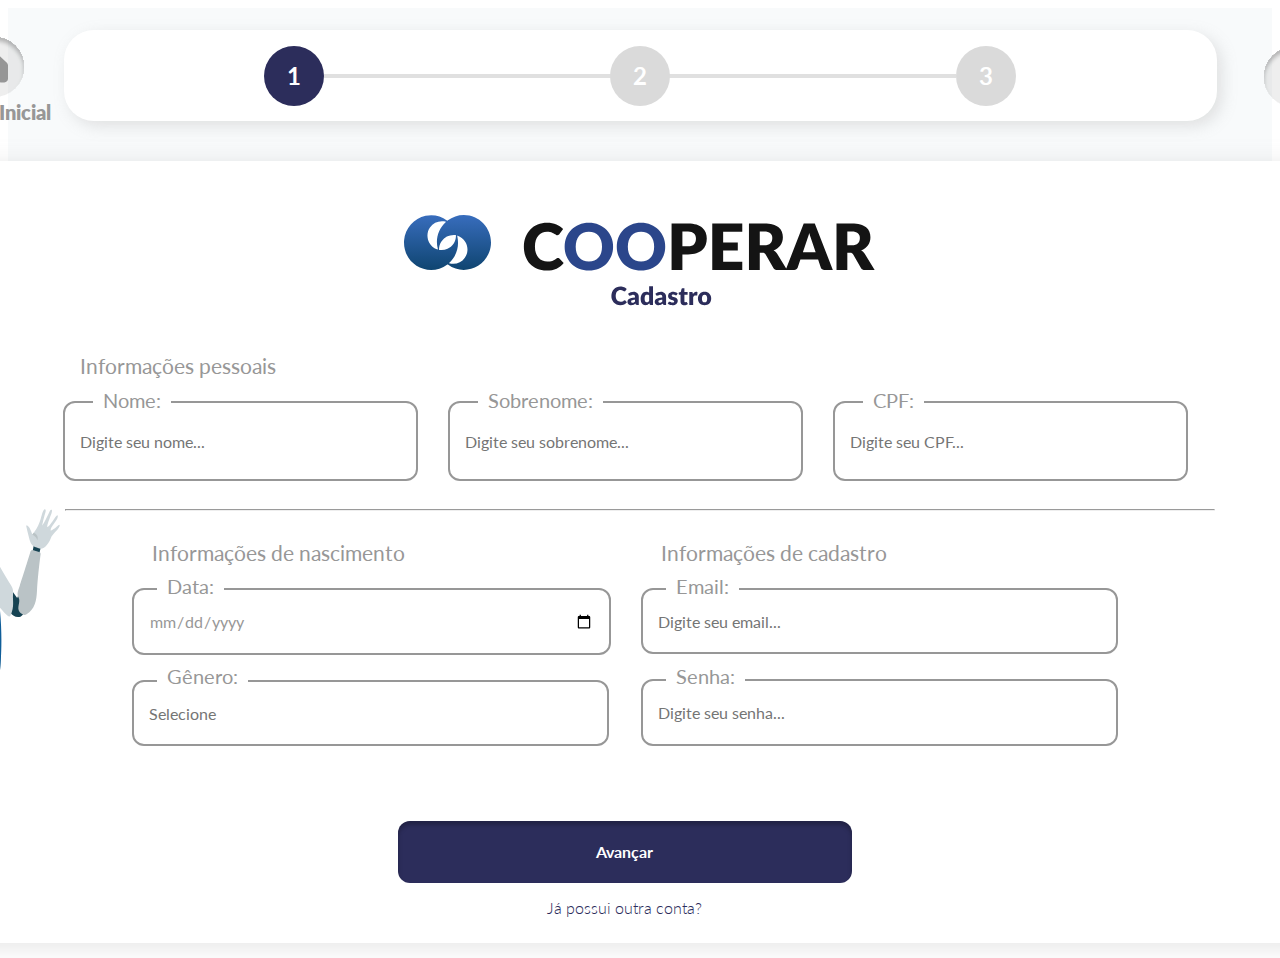
<file: pages/cadastro-01.html>
<!DOCTYPE html>
<html lang="en">
  <head>
    <meta charset="UTF-8" />
    <meta name="viewport" content="width=device-width, initial-scale=1.0" />
    <title>Document</title>
    <link rel="stylesheet" href="../css/cadastro-01.css" />
    <link rel="shortcut icon" type="imagex/png" href="../img/Logo.svg">
    <!-- link da 700 -->
    <link rel="preconnect" href="https://fonts.googleapis.com" />
    <link rel="preconnect" href="https://fonts.gstatic.com" crossorigin />
    <link
      href="https://fonts.googleapis.com/css2?family=Lato:wght@700;900&display=swap"
      rel="stylesheet"
    />
    <!-- link da 900 -->
    <link rel="preconnect" href="https://fonts.googleapis.com" />
    <link rel="preconnect" href="https://fonts.gstatic.com" crossorigin />
    <link
      href="https://fonts.googleapis.com/css2?family=Lato:wght@700;900&display=swap"
      rel="stylesheet"
    />
    <!-- link da 100 -->
    <link rel="preconnect" href="https://fonts.googleapis.com" />
    <link rel="preconnect" href="https://fonts.gstatic.com" crossorigin />
    <link
      href="https://fonts.googleapis.com/css2?family=Lato:wght@100;700;900&display=swap"
      rel="stylesheet"
    />
    <!-- link da 300 -->
    <link rel="preconnect" href="https://fonts.googleapis.com" />
    <link rel="preconnect" href="https://fonts.gstatic.com" crossorigin />
    <link
      href="https://fonts.googleapis.com/css2?family=Lato:wght@100;300;700;900&display=swap"
      rel="stylesheet"
    />
    <!-- link da 400 -->
    <link rel="preconnect" href="https://fonts.googleapis.com" />
    <link rel="preconnect" href="https://fonts.gstatic.com" crossorigin />
    <link
      href="https://fonts.googleapis.com/css2?family=Lato:wght@100;300;400;700;900&display=swap"
      rel="stylesheet"
    />
  </head>
  <body>
    <div class="main">
    <header class="box-barra-superior">
        <a href="/index.html" class="voltar">
            <img src="/img/Botão home.svg" alt="" class="img-voltar">
            <span id="voltar-inicio">Página Inicial</span>
        </a>
        <a href="/pages/cadastro-02.html" class="botao-avancar">
          <img src="/img/botão avançar.svg" alt="" class="img-avancar">
      </a>
      <navbar id="barra-superior">
        <div class="linha"> </div>
        <div class="box-bolinhas">
          <div id="bolinha1">
            <div id="numero1">1</div>
          </div>
          <div id="bolinha2">
            <div id="numero2">2</div>
          </div>
          <div id="bolinha3">
            <div id="numero3">3</div>
          </div>
        </div>
      </navbar>
    </header>

    <main class="box-cadastro">
      <div class="cadastro">
        <div class="box-logo-cadastro">
          <img id="logo" src="../img/Group 7045.svg" alt="" />
        </div>

        <div class="box-infomacoes-pessoais">
          <section class="info-básicas">
            <p class="title1">Informações pessoais</p>
            <form id="form1" class="info1">
              <div class="name">
                <label for="Nome" id="nome">Nome:</label>
                <input type="text" id="imput-nome" placeholder="Digite seu nome..."
                />
              </div>
              <div class="second-name">
                <label for="Sobrenome" id="sobrenome">Sobrenome:</label>
                <input type="text" id="imput-sobrenome" placeholder="Digite seu sobrenome..."
                />
              </div>
              <div class="cpf">
                <label for="CPF" id="cpf">CPF:</label>
                <input type="text" id="imput-cpf" placeholder="Digite seu CPF..."
                />
              </div>
            </form>
            
          </section>

          <hr/>

          <div class="info-cadas-nasc">
            <section class="info-nascimentos">
              <form id="form2" class="info2">

                <div class="date">
                  <p class="title2">Informações de nascimento</p>
                  <label for="Data" id="data">Data:</label>
                  <input type="date" id="imput-nascimento" name="nascimento"/>

                  <label for="genero" id="label-genero">Gênero:</label>
                  <input list="genero" id="imput-genero" placeholder="Selecione"/>

                      <datalist id="genero">
                        <option value="Masculino">
                        <option value="Feminino">
                      </datalist>
                  
                </div>
              </form>
            </section>
            <section class="info-cadastro">
              <form id="form3" class="info3">
                <div class="email">
                  <p class="title3">Informações de cadastro</p>
                  <label for="Email" id="email">Email:</label>
                  <input type="text" id="imput-email" placeholder="Digite seu email..."
                  />

                  <label for="Senha" id="senha">Senha:</label>
                  <input type="password" id="imput-senha" placeholder="Digite seu senha..."
                  />
                </div>
              </form>
            </section>
          </div>

          <section class="box-botao">
            <div class="button-link">
              <a href="./cadastro-02.html" id="botaoavancar">Avançar</a>
              <a id="redirect-login" href="../pages/login-01.html">Já possui outra conta?</a>
            </div>
          </section>
        </div>
      </div>
      <img src="/img/Group.svg" class="mocarobotica" alt="" />
    </main>

    <script src="../js/cadastro-01.js"></script>
    </div>

  </body>
</html>
</file>
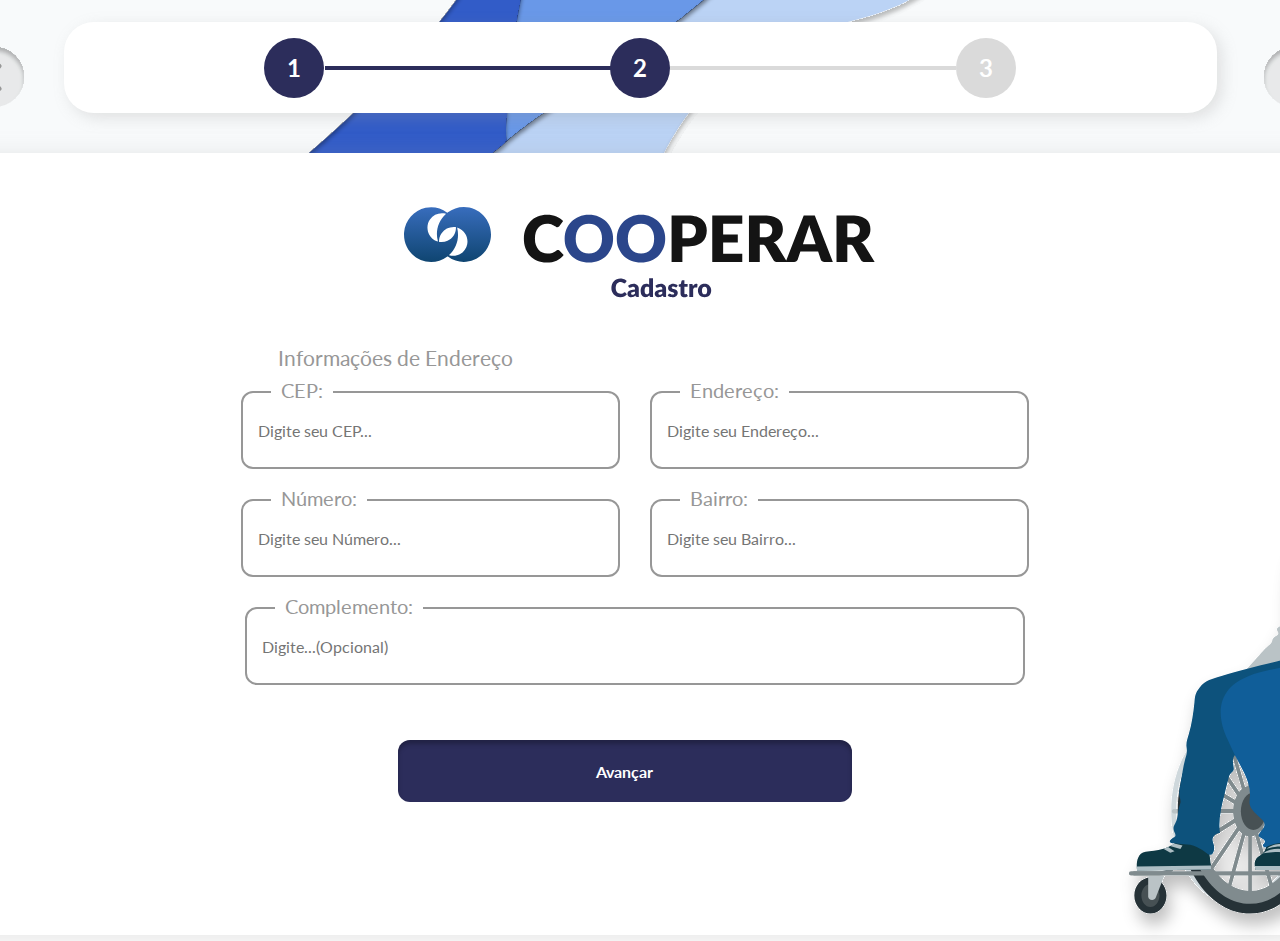
<file: pages/cadastro-02.html>
<!DOCTYPE html>
<html lang="en">
  <head>
    <meta charset="UTF-8" />
    <meta name="viewport" content="width=device-width, initial-scale=1.0" />
    <title>Document</title>
    <link rel="stylesheet" href="../css/cadastro-02.css" />
    <link rel="shortcut icon" type="imagex/png" href="../img/Logo.svg">
    <!-- link da 700 -->
    <link rel="preconnect" href="https://fonts.googleapis.com" />
    <link rel="preconnect" href="https://fonts.gstatic.com" crossorigin />
    <link
      href="https://fonts.googleapis.com/css2?family=Lato:wght@700;900&display=swap"
      rel="stylesheet"
    />
    <!-- link da 900 -->
    <link rel="preconnect" href="https://fonts.googleapis.com" />
    <link rel="preconnect" href="https://fonts.gstatic.com" crossorigin />
    <link
      href="https://fonts.googleapis.com/css2?family=Lato:wght@700;900&display=swap"
      rel="stylesheet"
    />
    <!-- link da 100 -->
    <link rel="preconnect" href="https://fonts.googleapis.com" />
    <link rel="preconnect" href="https://fonts.gstatic.com" crossorigin />
    <link
      href="https://fonts.googleapis.com/css2?family=Lato:wght@100;700;900&display=swap"
      rel="stylesheet"
    />
    <!-- link da 300 -->
    <link rel="preconnect" href="https://fonts.googleapis.com" />
    <link rel="preconnect" href="https://fonts.gstatic.com" crossorigin />
    <link
      href="https://fonts.googleapis.com/css2?family=Lato:wght@100;300;700;900&display=swap"
      rel="stylesheet"
    />
    <!-- link da 400 -->
    <link rel="preconnect" href="https://fonts.googleapis.com" />
    <link rel="preconnect" href="https://fonts.gstatic.com" crossorigin />
    <link
      href="https://fonts.googleapis.com/css2?family=Lato:wght@100;300;400;700;900&display=swap"
      rel="stylesheet"
    />
  



</head>
  <body>
    <div class="main">
    <header class="box-barra-superior">
        <a href="/pages/cadastro-01.html" class="voltar">
            <img src="/img/botão voltar.svg" alt="" class="img-voltar">
        </a>
        <a href="/pages/cadastro-03.html" class="botao-avancar">
            <img src="/img/botão avançar.svg" alt="" class="img-avancar">
        </a>
      <navbar id="barra-superior">
        <div class="linha"> </div>
        <div class="linha2"> </div>
        <div class="box-bolinhas">
          <div id="bolinha1">
            <div id="numero1">1</div>
          </div>
          <div id="bolinha2">
            <div id="numero2">2</div>
          </div>
          <div id="bolinha3">
            <div id="numero3">3</div>
          </div>
        </div>
      </navbar>
    </header>

    <main class="box-cadastro">
      <div class="cadastro">
        <div class="box-logo-cadastro">
          <img id="logo" src="../img/Group 7045.svg" alt="" />
        </div>

        <div class="box-infomacoes-endereco">
          <section class="info-endereco">
            <p class="title1">Informações de Endereço</p>
            <div class="info1"> 
              <div class="box-cep">
                <label for="cep" id="cep">CEP:</label>
                <input type="text" id="imput-cep" placeholder="Digite seu CEP..."/>
              </div>
              <div class="box-endereco">
                <label for="endereco" id="endereco">Endereço:</label>
                <input type="text" id="imput-endereco" placeholder="Digite seu Endereço..."/>
              </div>
            </div>
            <div class="info2"> 
                <div class="box-numero">
                  <label for="numero" id="numero">Número:</label>
                  <input type="text" id="imput-numero" placeholder="Digite seu Número..."/>
                </div>
                <div class="box-bairro">
                  <label for="bairro" id="bairro">Bairro:</label>
                  <input type="text" id="imput-bairro" placeholder="Digite seu Bairro..."/>
                </div>
            </div>
            <div class="info3"> 
                <div class="box-complemento">
                  <label for="complemento" id="complemento">Complemento:</label>
                  <input type="text" id="imput-complemento" placeholder="Digite...(Opcional)"/>
                </div>
            </div>
          </section>

    

          <section class="box-botao">
              <a href="/pages/cadastro-03.html" id="botaoavancar">Avançar</a>
          </section>
        </div>
      </div>
      <img src="/img/boneco-cadeirante.svg" class="cadeirante" alt="" />
    </main>

    <script src="../js/cadastro-02.js"></script>
</div>

  </body>
</html>
</file>
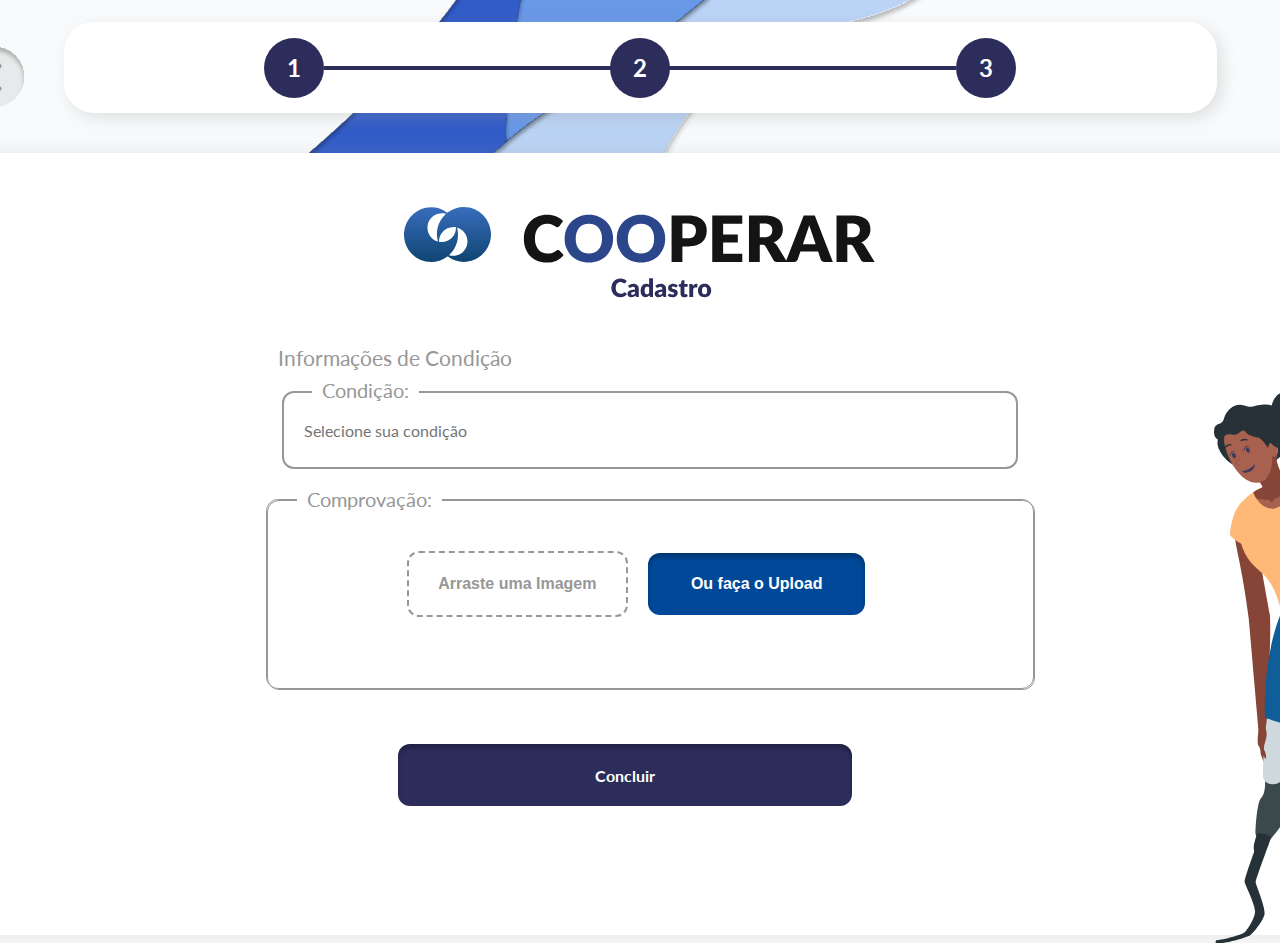
<file: pages/cadastro-03.html>
<!DOCTYPE html>
<html lang="en">
  <head>
    <meta charset="UTF-8" />
    <meta name="viewport" content="width=device-width, initial-scale=1.0" />
    <title>Document</title>
    <link rel="stylesheet" href="../css/cadastro-03.css" />
    <link rel="shortcut icon" type="imagex/png" href="../img/Logo.svg">
    <!-- link da 700 -->
    <link rel="preconnect" href="https://fonts.googleapis.com" />
    <link rel="preconnect" href="https://fonts.gstatic.com" crossorigin />
    <link
      href="https://fonts.googleapis.com/css2?family=Lato:wght@700;900&display=swap"
      rel="stylesheet"
    />
    <!-- link da 900 -->
    <link rel="preconnect" href="https://fonts.googleapis.com" />
    <link rel="preconnect" href="https://fonts.gstatic.com" crossorigin />
    <link
      href="https://fonts.googleapis.com/css2?family=Lato:wght@700;900&display=swap"
      rel="stylesheet"
    />
    <!-- link da 100 -->
    <link rel="preconnect" href="https://fonts.googleapis.com" />
    <link rel="preconnect" href="https://fonts.gstatic.com" crossorigin />
    <link
      href="https://fonts.googleapis.com/css2?family=Lato:wght@100;700;900&display=swap"
      rel="stylesheet"
    />
    <!-- link da 300 -->
    <link rel="preconnect" href="https://fonts.googleapis.com" />
    <link rel="preconnect" href="https://fonts.gstatic.com" crossorigin />
    <link
      href="https://fonts.googleapis.com/css2?family=Lato:wght@100;300;700;900&display=swap"
      rel="stylesheet"
    />
    <!-- link da 400 -->
    <link rel="preconnect" href="https://fonts.googleapis.com" />
    <link rel="preconnect" href="https://fonts.gstatic.com" crossorigin />
    <link
      href="https://fonts.googleapis.com/css2?family=Lato:wght@100;300;400;700;900&display=swap"
      rel="stylesheet"
    />
  



</head>
  <body>
    <div class="main">
    <header class="box-barra-superior">
        <a href="/pages/cadastro-02.html" class="voltar">
            <img src="/img/botão voltar.svg" alt="" class="img-voltar">
        </a>
       
      <navbar id="barra-superior">
        <div class="linha"> </div>
        <div class="box-bolinhas">
          <div id="bolinha1">
            <div id="numero1">1</div>
          </div>
          <div id="bolinha2">
            <div id="numero2">2</div>
          </div>
          <div id="bolinha3">
            <div id="numero3">3</div>
          </div>
        </div>
      </navbar>
    </header>

    <main class="box-cadastro">
      <div class="cadastro">
        <div class="box-logo-cadastro">
          <img id="logo" src="../img/Group 7045.svg" alt="" />
        </div>

        <div class="box-infomacoes-condicao">
          <section class="info-condicao">
            <p class="title1">Informações de Condição</p>
            <div class="info1"> 
              <div class="box-condicao">

                <label for="condicao" id="condicao">Condição:</label>
                <input list="datalist-condicao" id="imput-condicao" placeholder="Selecione sua condição"/>

                <datalist id="datalist-condicao">
                  <!-- Deficiências Físicas -->
                  <option value="Paralisia">
                  <option value="Amputação">
                  <option value="Cegueira">
                  <option value="Surdez">
                  <option value="Espasticidade">
                  <option value="Atrofia muscular">
                  <option value="Tetraplegia">
                  <option value="Hemiplegia">
                  <option value="Distonia">
                  <option value="Paraplegia">
                
                  <!-- Deficiências Mentais -->
                  <option value="Transtorno do Espectro Autista (TEA)">
                  <option value="Deficiência Intelectual">
                  <option value="Transtorno do Déficit de Atenção e Hiperatividade (TDAH)">
                  <option value="Esquizofrenia">
                  <option value="Transtorno Bipolar">
                  <option value="Depressão">
                  <option value="Transtorno Obsessivo-Compulsivo (TOC)">
                  <option value="Transtorno de Ansiedade">
                  <option value="Transtorno de Personalidade Borderline (TPB)">
                  <option value="Transtorno de Estresse Pós-Traumático (TEPT)">
                </datalist>


              </div>
            </div>
            <div class="info2"> 
                <div class="box-comprovacao">
                  <label for="comprovacao" id="comprovacao">Comprovação:</label>
                  <div class="box-comprovacao">
                    <div class="arraste-up-img">
                        <div class="arrate-img">
                            <p>Arraste uma Imagem</p>
                        </div>
                        <div class="ulploud-img">
                            <p>Ou faça o Upload</p>
                        </div>
                    </div>
                    
                  </div>
                </div>
            </div>
          </section>

    

          <section class="box-botao">
              <a href="../pages/index-02.html" id="botao-concluir">Concluir</a>
          </section>
        </div>
      </div>
      <img src="/img/bonequinha.svg" class="cadeirante" alt="" />
    </main>

    <script src="../js/cadastro-03.js"></script>
</div>

  </body>
</html>
</file>
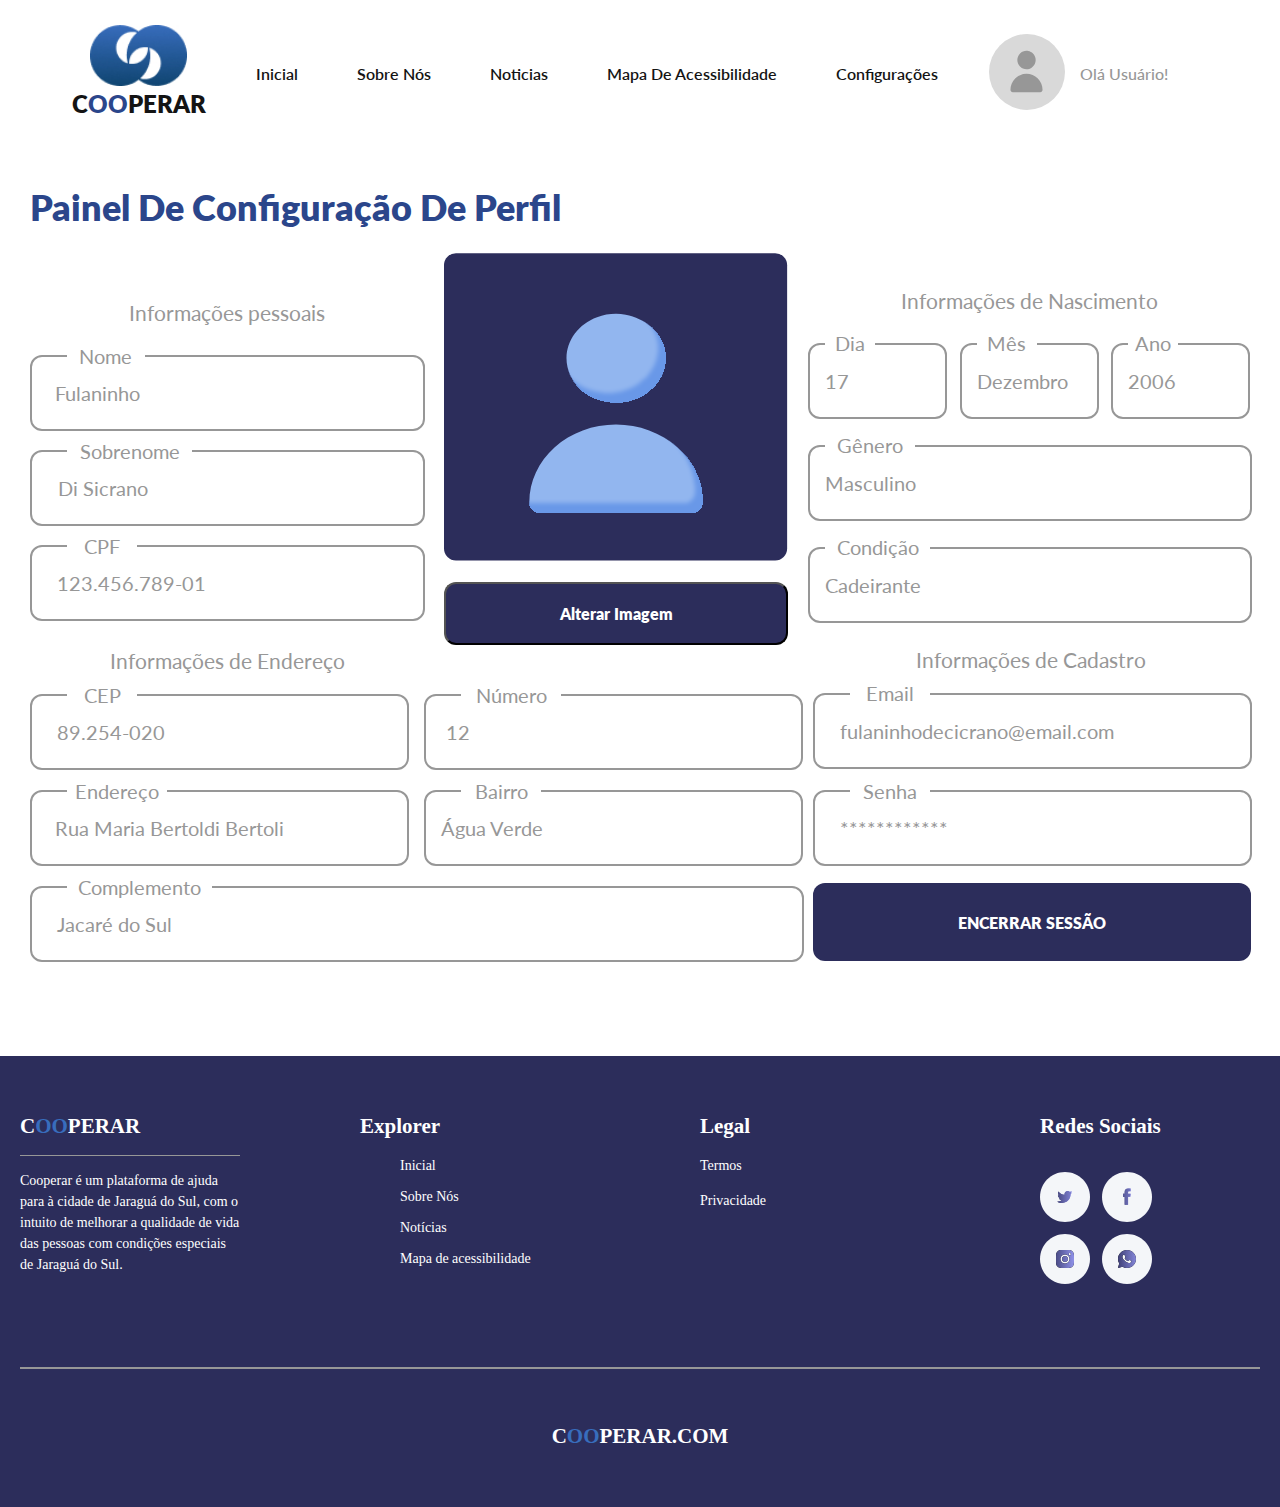
<file: pages/config.html>
<!DOCTYPE html>
<html lang="en">
<head>
    <meta charset="UTF-8">
    <meta name="viewport" content="width=device-width, initial-scale=1.0">
    <title>Página de Configuração</title>
    <link rel="stylesheet" href="../css/config.css">
    <link rel="shortcut icon" type="imagex/png" href="../img/Logo.svg">
    <link rel="preconnect" href="https://fonts.googleapis.com">
    <link rel="preconnect" href="https://fonts.gstatic.com" crossorigin>
    <link href="https://fonts.googleapis.com/css2?family=Lato&display=swap" rel="stylesheet">
    <link rel="preconnect" href="https://fonts.googleapis.com">
    <link rel="preconnect" href="https://fonts.gstatic.com" crossorigin>
    <link href="https://fonts.googleapis.com/css2?family=Lato:wght@400;700&display=swap" rel="stylesheet">
    <link rel="preconnect" href="https://fonts.googleapis.com">
    <link rel="preconnect" href="https://fonts.gstatic.com" crossorigin>
    <link href="https://fonts.googleapis.com/css2?family=Lato:wght@400;700;900&display=swap" rel="stylesheet">
</head>
<body>
    <header id="header">
        <div id="nav-bar">
            <div id="logo">
                <img src="../img/Logo.jpg" alt="" id="img-logo">
                <span id="nome-logo">C<font color="#2B468B">oo</font>perar</span>
            </div>
            
            <div class="navegacao">
              <a href="../pages/index-02.html" class="links">Inicial</a>
              <a href="../pages/index-02.html" class="links">Sobre Nós</a>
              <a href="../pages/index-02.html" class="links">Noticias</a>
              <a href="../pages/index-02.html" class="links">Mapa de acessibilidade</a>
              <a href="./config.html" class="links">Configurações</a>
            </div>

            <div class="usuario">
                <a href="./config.html"> <img id="user-icon" src="../assets/User icon.svg" alt=""></a>
                <p id="user-msg">Olá Usuário!</p>
            </div>

        </div>
    </header>


    <main id="main">
        <div class="container">
            <div class="title">
                <h1 id="main-title">Painel De Configuração De Perfil</h1>
            </div>

            <div class="user-info">

                <!-- Informações Pessoais -->

                <div class="primeiro-painel">
                
                <section class="info-pessoais">
                    <p class="title1">Informações pessoais</p>

                    <article class="info1">

                      <div class="name">
                        <p class="nome">Nome <br> </p> <span class="conteudo-nome">Fulaninho</span>
                      </div>

                      <div class="second-name">
                        <p class="sobrenome">Sobrenome <br> </p> <span class="conteudo-sobrenome">Di Sicrano</span>
                      </div>

                      <div class="cpf">
                        <p class="CPF">CPF <br> </p> <span class="conteudo-cpf">123.456.789-01</span>
                      </div>

                      

                    </article>
                </section>

                <!-- Foto de Perfil -->
                <section class="user-img">
                    <img src="../img/Icone usuário.svg" alt="" id="perfil">
                    <button type="button" class="botao-alterar-imagem">Alterar Imagem</button>
                </section>

                <!-- Informações de Nascimento -->
                <section class="info-nascimento">

                    <p class="title2">Informações de Nascimento</p>

                    <article class="info2">

                      <div class="date">

                        <div class="box-dia">
                        <p class="dia">Dia <br> </p> <span class="conteudo-dia">17</span>
                        </div>

                        <div class="box-mes">
                        <p class="mes">Mês <br> </p> <span class="conteudo-mes">Dezembro</span>
                        </div>

                        <div class="box-ano">
                        <p class="ano">Ano <br> </p> <span class="conteudo-ano">2006</span>
                        </div>

                      </div>

                      <div class="gender">
                        <p class="genero">Gênero <br> </p> <span class="conteudo-genero">Masculino</span>
                      </div>

                      <div class="condition">
                        <p class="condicao">Condição <br> </p> <span class="conteudo-condicao">Cadeirante</span>
                      </div>

                      

                    </article>
                </section>


                </div>
                <!-- Informações de Endereço -->

                <div class="segundo-painel">

                <section class="info-endereco">

                    <p class="title3">Informações de Endereço</p>
                
                    <article class="info3">

                      
                      <div class="box-organizacao">
                    <div class="box1">

                      <div class="cep">
                        <p class="CEP">CEP <br> </p> <span class="conteudo-cep">89.254-020</span>
                      </div>

                      <div class="adress">
                        <p class="endereco">Endereço <br> </p> <span class="conteudo-endereco">Rua Maria Bertoldi Bertoli</span>
                      </div>

                      <div class="complement">
                        <p class="complemento">Complemento <br> </p> <span class="conteudo-complemento">Jacaré do Sul</span>
                      </div>
                    </div>

                    <div class="box2">

                      <div class="number">
                        <p class="numero">Número <br> </p> <span class="conteudo-numero">12 </span>
                      </div>
                      

                      <div class="neighbourhood">
                        <p class="bairro">Bairro <br> </p> <span class="conteudo-bairro">Água Verde</span>
                      </div>
                      </div>
                  </div>
                    </article>
                </section>


                <!-- Informações de Cadastro -->
                <section class="info-endereco-title">

                    <p class="title4">Informações de Cadastro</p>

                    <article class="info4">

                    <div class="box3">
                      <div class="email">
                        <p class="EMAIL">Email <br> </p> <span class="conteudo-email">fulaninhodecicrano@email.com</span>
                      </div>
                      <div class="password">
                        <p class="senha">Senha <br> </p> <span class="conteudo-senha">************</span>
                      </div>
                    
                  

                      
                        <a class="encerrar" href="./login-01.html"> 
                          <div class="end"><p>ENCERRAR SESSÃO</p></div>
                        </a>
                      
                    </div>
                    
                    </article>
                  </div>
                </section>
              </div>
              </div>
            </div>
        </div>
      </div>
    </main>


    <footer>
      <div class="conter-footer">
          <div class="conterr" id="conter-descricao">
              <h2 class="titulo-descricao">C<font color="#386DBD">OO</font>PERAR</h2>
              <div class="separar"></div>
              <p>Cooperar é um plataforma de ajuda para à cidade de Jaraguá do Sul, com o intuito de melhorar a qualidade de vida das pessoas com condições especiais de Jaraguá do Sul.</p>
          </div>
          <div class="conterr" id="conter-explorer">
              <h2 class="titulo-descricao">Explorer</h2>
              <ul class="list-explore">
                  <a href="#inicial" class="explore">Inicial</a>
                  <a href="#sobre-nos" class="explore">Sobre Nós</a>
                  <a href="#noticias" class="explore">Notícias</a>
                  <a href="#infografico" class="explore">Mapa de acessibilidade</a>
              </ul>
          </div>
          <div class="conterr" id="conter-legal">
              <h2 class="titulo-descricao">Legal</h2>
              <p>Termos</p>
              <p>Privacidade</p>
          </div>
          <div class="conterr" id="conter-redes">
              <h2 class="titulo-descricao">Redes Sociais</h2>
              <img src="../img/Social Icons.svg" alt="">
          </div>
      </div>
      <div class="parteBaixoFooter"></div>
      <h2 class="titulo-descricao">C<font color="#386DBD">OO</font>PERAR.COM</h2>
  </footer>

    <script src="../js/config.js"></script>
</body>
</html>
</file>
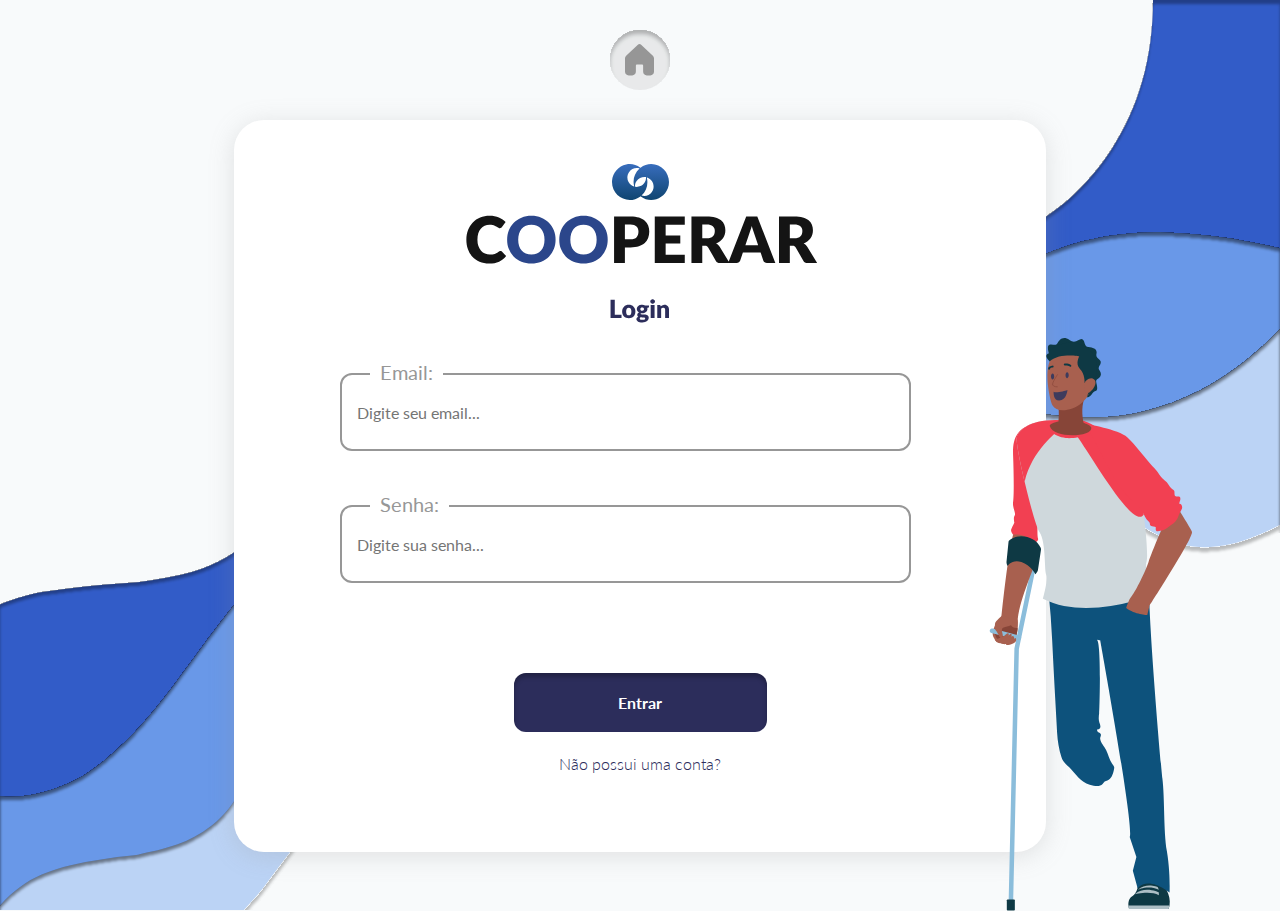
<file: pages/login-01.html>
<!DOCTYPE html>
<html lang="en">
  <head>
    <meta charset="UTF-8" />
    <meta name="viewport" content="width=device-width, initial-scale=1.0" />
    <title>Document</title>
    <link rel="stylesheet" href="../css/login-01.css" />
    <link rel="shortcut icon" type="imagex/png" href="../img/Logo.svg">
    <!-- link da 700 -->
    <link rel="preconnect" href="https://fonts.googleapis.com" />
    <link rel="preconnect" href="https://fonts.gstatic.com" crossorigin />
    <link
      href="https://fonts.googleapis.com/css2?family=Lato:wght@700;900&display=swap"
      rel="stylesheet"
    />
    <!-- link da 900 -->
    <link rel="preconnect" href="https://fonts.googleapis.com" />
    <link rel="preconnect" href="https://fonts.gstatic.com" crossorigin />
    <link
      href="https://fonts.googleapis.com/css2?family=Lato:wght@700;900&display=swap"
      rel="stylesheet"
    />
    <!-- link da 100 -->
    <link rel="preconnect" href="https://fonts.googleapis.com" />
    <link rel="preconnect" href="https://fonts.gstatic.com" crossorigin />
    <link
      href="https://fonts.googleapis.com/css2?family=Lato:wght@100;700;900&display=swap"
      rel="stylesheet"
    />
    <!-- link da 300 -->
    <link rel="preconnect" href="https://fonts.googleapis.com" />
    <link rel="preconnect" href="https://fonts.gstatic.com" crossorigin />
    <link
      href="https://fonts.googleapis.com/css2?family=Lato:wght@100;300;700;900&display=swap"
      rel="stylesheet"
    />
    <!-- link da 400 -->
    <link rel="preconnect" href="https://fonts.googleapis.com" />
    <link rel="preconnect" href="https://fonts.gstatic.com" crossorigin />
    <link
      href="https://fonts.googleapis.com/css2?family=Lato:wght@100;300;400;700;900&display=swap"
      rel="stylesheet"
    />
  



</head>
  <body>
    <div class="main">
    
        
    <header class="box-voltar-inicio">
        <a href="/index.html" class="incio">
            <img src="/img/Botão home.svg" alt="" class="img-voltar">
        </a>
    </header>
        

    <main class="box-login">
      <div class="login">
        <div class="box-logo-cadastro">
          <img id="logo" src="../img/Group 7048.svg" alt="" />
          
        </div>
        
        <div class="email-senha-concluir">
            <div class="email-senha">
                <div class="email">
                    <label for="email" id="email">Email:</label>
                    <input type="text" id="imput-email" placeholder="Digite seu email..."/>
                </div>
                <div class="senha">
                    <label for="email" id="senha">Senha:</label>
                    <input type="text" id="imput-senha" placeholder="Digite sua senha..."/>
                </div>
            </div>
            <div class="button-link">
                <a href="../pages/index-02.html" id="botao-concluir">Entrar</a>
                <a id="redirect-cadastro" href="../pages/cadastro-01.html">Não possui uma conta?</a>
              </div>
        </div>
        

        </div>

        
      <img src="../img/Boneco-sem-perna.svg" class="boneco-sem-perna" alt="" />
    </main>

    <script src="../js/login-01.js"></script>
</div>

  </body>
</html>
</file>
<file: css/cadastro-01.css>
.main{
    background-color: #F8FAFB;
    margin: 0;
    padding: 0;
    background-image: url(/img/fundo.svg);
    background-repeat: no-repeat;
    background-position:right;

}

.box-barra-superior{
    /* border: 1px rgb(0, 0, 0) solid; */
    display: flex;
    justify-content: center;
}
#barra-superior{
    margin-bottom: 40px;
   width: 1153px;
   height: 91px;
   flex-shrink: 0;
   background-color: rgb(255, 255, 255);
   border-radius: 30px;
   box-shadow:  5px 5px 15px rgba(151, 151, 151, 0.25);
   margin-top: 22px;
   display: flex;
   justify-content: center;
   align-items: center;
 
 
} 
.box-bolinhas{
    width: 752px;
    height: 60px;
    background-color: white;
    /* border: 1px black solid; */
    display: flex;
    justify-content: space-between;
    align-items: center;
   
    
}
#bolinha1{
    width: 60px;
    height: 60px;
    background-color: #2C2D5B;
    border-radius: 1000px;
    display: flex;
    justify-content: center;
    align-items: center;

}
#bolinha2{
    width: 60px;
    height: 60px;
    background-color: #DADADA;
    border-radius: 1000px;
    display: flex;
    justify-content: center;
    align-items: center;
    z-index: 0 ;

}
#bolinha3{
    width: 60px;
    height: 60px;
    background-color: #DADADA;
    border-radius: 1000px;
    display: flex;
    justify-content: center;
    align-items: center;
    

}
#numero1{
    font-family: 'Lato', sans-serif;
    color: white;
    font-size: 24px;
    font-weight: 700;
}
#numero2{
    font-family: 'Lato', sans-serif;
    color: white;
    font-size: 24px;
    font-weight: 700;
}
#numero3{
    font-family: 'Lato', sans-serif;
    color: white;
    font-size: 24px;
    font-weight: 700;
}
.box-cadastro{
    /* border: 1px black solid; */
    display: flex;
    justify-content: center;
    align-items: center;
}
.cadastro{
    width: 1200px;
    height: 700px;
    /* border: 1px black solid; */
    background-color: white;
    box-shadow: 0px 4px 25px 0px rgba(151, 151, 151, 0.25);
    border-radius: 30px;
    padding: 41px 106px;
    
}
.box-logo-cadastro{
    height: 100px;
    /* border: 1px black solid; */
    display: flex;
    justify-content: center;
    align-items: center;
    
}

.box-infomacoes-pessoais{
    margin: 25px;
}
.info-básicas{
    /* border:1px #2C2D5B solid ;  */
    padding: 5px;
    padding-bottom: 20px;
    display: flex;
    justify-content: center;
    align-items: center;
    flex-direction: column;
} 

.title1{
    /* border:1px #2C2D5B solid ;  */
    width: 1000px;
    font-family: 'Lato', sans-serif;
    font-size: 21px;
    color:  #979797;
    display: flex;
    justify-content: start;
    margin-left: -120px;
    margin-bottom: 23px;
}

.info1{
    /* border:1px #2C2D5B solid; */
    display: flex;
    justify-content: center;
    margin: 0px 580px;
}

.name{
    /* border:1px #2C2D5B solid; */
    padding-right: 30px;

}
#nome{
    font-size: 20px;
    font-family: 'Lato', sans-serif;
    color:  #979797;
    background-color: rgb(255, 255, 255);
    padding: 0px 10px;
    position: absolute;
    margin-left: 30px;
    margin-top: -13px;
    
}
#imput-nome{
    width: 334px;
    height: 74px;
    border-radius: 12px;
    border: 2px #979797 solid;
    font-family: 'Lato';
    font-size: 16px;
    font-weight: 400;
    color: #979797;

    padding-left: 15px;
    
}

.second-name{
    padding-right: 30px;
}

.cpf{
    padding-right: 30px;
}
#cpf{
    font-size: 20px;
    font-family: 'Lato', sans-serif;
    color:  #979797;
    background-color: rgb(255, 255, 255);
    padding: 0px 10px;
    position: absolute;
    margin-left: 30px;
    margin-top: -13px;
}
#imput-cpf{
    width: 334px;
    height: 74px;
    border-radius: 12px;
    border: 2px #979797 solid;
    font-family: 'Lato';
    font-size: 16px;
    font-weight: 400;
    color: #979797;

    padding-left: 15px;
}


#imput-sobrenome{
    width: 334px;
    height: 74px;
    border-radius: 12px;
    border: 2px #979797 solid;
    font-family: 'Lato';
    font-size: 16px;
    font-weight: 400;
    color: #979797;
    
    padding-left: 15px;
}

#sobrenome{
    font-size: 20px;
    font-family: 'Lato', sans-serif;
    color:  #979797;
    background-color: white;
    padding: 0px 10px;
    position: absolute;
    margin-top: -13px;
    margin-left: 30px;
}


.title2{
    /* border:1px #2C2D5B solid; */
    font-family: 'Lato', sans-serif;
    font-size: 21px;
    color:  #979797;
    display: flex;
    justify-content: start;
    margin-left: 20px;
    margin-bottom: 23px;
}

.info2{
    /* border:1px #2C2D5B solid; */
    display: flex;
    justify-content: center;
}
#imput-nascimento{
    width: 445px;
    height: 63px;
    border-radius: 12px;
    margin-bottom: 25px;
    border: 2px #979797 solid;
    font-family: 'Lato';
    font-size: 16px;
    font-weight: 400;
    color: #979797;

    padding-left: 15px;
    padding-right: 15px;
}

#data{
    font-size: 20px;
    font-family: 'Lato', sans-serif;
    color:  #979797;
    background-color: white;
    padding: 0px 10px;
    position: absolute;
    margin-top: 55px;
    margin-left: 25px;
}

.date{
    /* border:1px #2C2D5B solid; */
    display: flex;
    flex-direction: column;
    padding-right: 30px;
}
#imput-genero{
    width: 455.727px;
    height: 60.337px;
    border-radius: 12px;
    border: 2px #979797 solid;
    font-family: 'Lato';
    font-size: 16px;
    font-weight: 400;
    color: #979797;

    padding-left: 15px;
}

#label-genero{
    font-size: 20px;
    font-family: 'Lato', sans-serif;
    color:  #979797;
    background-color: white;
    padding: 0px 10px;
    position: absolute;
    margin-top: 145px;
    margin-left: 25px;
}
.title3{
    font-family: 'Lato', sans-serif;
    font-size: 21px;
    color:  #979797;
    display: flex;
    justify-content: start;

    margin-left: 20px;
    margin-bottom: 23px;
}

.info3{
    display: flex;
    justify-content: center;
}

.email{
    /* border:1px #2C2D5B solid; */
    display: flex;
    flex-direction: column;
    padding-right: 30px;
}
#imput-email{
    width: 455.727px;
    height: 60.337px;
    border-radius: 12px;
    margin-bottom: 25px;
    border: 2px #979797 solid;

    font-family: 'Lato';
    font-size: 16px;
    font-weight: 400;
    color: #979797;

    padding-left: 15px;
}

#email{
    font-size: 20px;
    font-family: 'Lato', sans-serif;
    color:  #979797;
    background-color: white;
    padding: 0px 10px;
    position: absolute;
    margin-top: 55px;
    margin-left: 25px;
}
#imput-senha{
    width: 455.727px;
    height: 60.337px;
    border-radius: 12px;
    margin-bottom: 25px;
    border: 2px #979797 solid;
    font-family: 'Lato';
    font-size: 16px;
    font-weight: 400;
    color: #979797;

    padding-left: 15px;
}

#senha{
    font-size: 20px;
    font-family: 'Lato', sans-serif;
    color:  #979797;
    background-color: white;
    padding: 0px 10px;
    position: absolute;
    margin-top: 145px;
    margin-left: 25px;
}

.password{
    padding-right: 30px;
}
.info-cadas-nasc{
    display: flex;
    justify-content: space-between;
    justify-content: center;
}

/* .botões{
    padding-top: 30px;
    display: flex;
    justify-content: center;
    flex-direction: column;
} */

#botaoavancar{
    margin-top: 50px;
    width: 453.4px;
    height: 61.898px;
    border-radius: 12px;
    display: flex;
    justify-content: center;
    align-items: center;
    background-color: #2C2D5B;
    color: rgb(255, 255, 255);
    font-size: 16px;
    box-shadow: 0px 4px 4px 0px rgba(0, 0, 0, 0.25) inset;
    font-family: 'Lato', sans-serif;
    text-decoration:none ;
    font-size: 16px;
    font-weight: 700;
}

.box-botao{
    /* border:1px #2C2D5B solid;  */
    display: flex;
    align-items: center;
    width: 1120px;
    flex-direction: column;
}
.button-link{
    /* border:1px #2C2D5B solid; */
    display: flex;
    flex-direction: column;
}
#redirect-login{
    text-decoration: none;
    color: #2C2D5B;
    text-align: center;
    font-family: 'Lato', sans-serif;
    font-size: 16px;
    font-style: normal;
    font-weight: 300;
    line-height: 150%; 
    margin-top: 13.1px;
}
.mocarobotica{
    position: absolute;
    top: 454px;
    margin-left: -1360px;

}
.img-voltar{
    position: absolute;
    top: 37px;
    margin-left: -100px;
}
.img-avancar{
    position: absolute;
    top: 47px;
    margin-left: 1200px;
}
#voltar-inicio{
    position: absolute;
    color: #979797;
    text-align: center;
    font-family: 'Lato', sans-serif;
    font-size: 20px;
    font-style: normal;
    font-weight: 800;
    line-height: normal;
    text-transform: capitalize;
    top: 100px;
    margin-left: -130px;
}
.linha{
    width: 632px;
    height: 4px;
    background-color: #e0e0e0;
    position: absolute;
}
</file>
<file: css/cadastro-02.css>
body{
    margin: 0;
}

.main{
    background-color: #F8FAFB;
    margin: 0;
    padding: 0;
    background-image: url(/img/image-removebg-preview\ 3.svg);
    background-repeat: no-repeat;
    background-position: -200px;
    height: 100vh;
    
}
.box-barra-superior{
     /* border: 1px rgb(0, 0, 0) solid;  */
    display: flex;
    justify-content: center;
}
   #barra-superior{
    margin-bottom: 40px;
   width: 1153px;
   height: 91px;
   flex-shrink: 0;
   background-color: rgb(255, 255, 255);
   border-radius: 30px;
   box-shadow:  5px 5px 15px rgba(151, 151, 151, 0.25);
   margin-top: 22px;
   display: flex;
   justify-content: center;
   align-items: center;
 
 
} 
.box-bolinhas{
    width: 752px;
    height: 60px;
    background-color: white;
    /* border: 1px black solid; */
    display: flex;
    justify-content: space-between;
    align-items: center;
   
    
}
#bolinha1{
    width: 60px;
    height: 60px;
    background-color: #2C2D5B;
    border-radius: 1000px;
    display: flex;
    justify-content: center;
    align-items: center;

}
#bolinha2{
    width: 60px;
    height: 60px;
    background-color:#2C2D5B;
    border-radius: 1000px;
    display: flex;
    justify-content: center;
    align-items: center;
    z-index: 0 ;

}
#bolinha3{
    width: 60px;
    height: 60px;
    background-color: #DADADA;
    border-radius: 1000px;
    display: flex;
    justify-content: center;
    align-items: center;
    

}
#numero1{
    font-family: 'Lato', sans-serif;
    color: white;
    font-size: 24px;
    font-weight: 700;
}
#numero2{
    font-family: 'Lato', sans-serif;
    color: white;
    font-size: 24px;
    font-weight: 700;
}
#numero3{
    font-family: 'Lato', sans-serif;
    color: white;
    font-size: 24px;
    font-weight: 700;
}
.box-cadastro{
    /* border: 1px black solid; */
    display: flex;
    justify-content: center;
    align-items: center;
}
.cadastro{
    width: 1200px;
    height: 700px;
    /* border: 1px black solid; */
    background-color: white;
    box-shadow: 0px 4px 25px 0px rgba(151, 151, 151, 0.25);
    border-radius: 30px;
    padding: 41px 106px;
    
}
.box-logo-cadastro{
    height: 100px;
    /* border: 1px black solid; */
    display: flex;
    justify-content: center;
    align-items: center;
    
}

.box-infomacoes-endereco{
    /* border:1px #2C2D5B solid; */
    margin: 25px;
}
.info-endereco{
    /* border:1px #0c0fdf solid ;  */
    padding: 5px;
} 

.title1{
    /* border:1px #2C2D5B solid ;  */
    width: 1000px;
    font-family: 'Lato', sans-serif;
    font-size: 21px;
    color:  #979797;
    display: flex;
    width: 650px;
    justify-content: center;
}

.info1{
    /* border:1px #2C2D5B solid; */
    display: flex;
    justify-content: center;
    margin: 0px 580px;
}
.info2{
     /* border: 1px #2C2D5B solid; */
    display: flex;
    justify-content: center;
    margin: 0px 580px;
    margin-top: 30px;
}
.info3{
    /* border: 1px #2C2D5B solid; */
   display: flex;
   justify-content: center;
   margin: 0px 580px;
   margin-top: 30px;
}
.box-complemento{
    /* border:1px #2C2D5B solid; */
    padding-right: 30px;

}


.box-cep{
    /* border:1px #2C2D5B solid; */
    padding-right: 30px;

}
.box-numero{
    /* border:1px #2C2D5B solid; */
    padding-right: 30px;
}
#cep{
    font-size: 20px;
    font-family: 'Lato', sans-serif;
    color:  #979797;
    background-color: rgb(255, 255, 255);
    padding: 0px 10px;
    position: absolute;
    margin-left: 30px;
    margin-top: -13px;
    
}
#complemento{
    font-size: 20px;
    font-family: 'Lato', sans-serif;
    color:  #979797;
    background-color: rgb(255, 255, 255);
    padding: 0px 10px;
    position: absolute;
    margin-left: 30px;
    margin-top: -13px;
    
}
#numero{
    font-size: 20px;
    font-family: 'Lato', sans-serif;
    color:  #979797;
    background-color: rgb(255, 255, 255);
    padding: 0px 10px;
    position: absolute;
    margin-left: 30px;
    margin-top: -13px;
}
#bairro{
    font-size: 20px;
    font-family: 'Lato', sans-serif;
    color:  #979797;
    background-color: rgb(255, 255, 255);
    padding: 0px 10px;
    position: absolute;
    margin-left: 30px;
    margin-top: -13px;
}
#imput-cep{
    width: 358px;
    height: 72.101px;
    border-radius: 12px;

    border: 2px #979797 solid;
    font-family: 'Lato';
    font-size: 16px;
    font-weight: 400;
    color: #979797;

    padding-left: 15px;
}
#imput-complemento{
    width: 759px;
    height: 72.101px;
    border-radius: 12px;

    border: 2px #979797 solid;
    font-family: 'Lato';
    font-size: 16px;
    font-weight: 400;
    color: #979797;

    padding-left: 15px;
}
#imput-bairro{
    width: 358px;
    height: 72.101px;
    border-radius: 12px;

    border: 2px #979797 solid;
    font-family: 'Lato';
    font-size: 16px;
    font-weight: 400;
    color: #979797;

    padding-left: 15px;
}
#imput-numero{
    width: 358px;
    height: 72.101px;
    border-radius: 12px;

    border: 2px #979797 solid;
    font-family: 'Lato';
    font-size: 16px;
    font-weight: 400;
    color: #979797;

    padding-left: 15px;
}

.box-endereco{
    padding-right: 30px;
}
.box-bairro{
    padding-right: 30px;
}


  
#imput-endereco{
    width: 358px;
    height: 72.101px;
    border-radius: 12px;

    border: 2px #979797 solid;
    font-family: 'Lato';
    font-size: 16px;
    font-weight: 400;
    color: #979797;

    padding-left: 15px;
}
#endereco{
    font-size: 20px;
    font-family: 'Lato', sans-serif;
    color:  #979797;
    background-color: white;
    padding: 0px 10px;
    position: absolute;
    margin-top: -13px;
    margin-left: 30px;
}


.title2{
    /* border:1px #2C2D5B solid; */
    font-family: 'Lato', sans-serif;
    font-size: 21px;
    color:  #979797;
    display: flex;
    justify-content: start;
}

.info2{
    /* border:1px #2C2D5B solid; */
    display: flex;
    justify-content: center;
}


/* .botões{
    padding-top: 30px;
    display: flex;
    justify-content: center;
    flex-direction: column;
} */

#botaoavancar{
    margin-top: 50px;
    width: 453.4px;
    height: 61.898px;
    border-radius: 12px;
    display: flex;
    justify-content: center;
    align-items: center;
    background-color: #2C2D5B;
    color: white;
    font-size: 16px;
    box-shadow: 0px 4px 4px 0px rgba(0, 0, 0, 0.25) inset;
    font-family: 'Lato', sans-serif;
    text-decoration:none ;
    font-size: 16px;
    font-weight: 700;
}

.box-botao{
    /* border:1px #2C2D5B solid;  */
    display: flex;
    align-items: center;
    width: 1120px;
    flex-direction: column;
}
.cadeirante{
    position: absolute;
    top: 420px;
    margin-left: 1360px;

}
.img-voltar{
    position: absolute;
    top: 47px;
    margin-left: -100px;
}
.img-avancar{
    position: absolute;
    top: 47px;
    margin-left: 1200px;
}
.linha{
    width: 286px;
    height: 4px;
    background-color: #2C2D5B;
    position: absolute;
    margin-left: -345px;
}
.linha2{
    width: 286px;
    height: 4px;
    background-color:#DADADA;
    position: absolute;
    margin-left: 346px;
}
</file>
<file: css/cadastro-03.css>
body{
    margin: 0;
}

.main{
    background-color: #F8FAFB;
    margin: 0;
    padding: 0;
    background-image: url(/img/image-removebg-preview\ 3.svg);
    background-repeat: no-repeat;
    background-position: -200px;
    height: 100vh;
    
}
.box-barra-superior{
     /* border: 1px rgb(0, 0, 0) solid;  */
    display: flex;
    justify-content: center;
}
#barra-superior{
    margin-bottom: 40px;
   width: 1153px;
   height: 91px;
   flex-shrink: 0;
   background-color: rgb(255, 255, 255);
   border-radius: 30px;
   box-shadow:  5px 5px 15px rgba(151, 151, 151, 0.25);
   margin-top: 22px;
   display: flex;
   justify-content: center;
   align-items: center;
 
 
} 
.box-bolinhas{
    width: 752px;
    height: 60px;
    background-color: white;
    /* border: 1px black solid; */
    display: flex;
    justify-content: space-between;
    align-items: center;
   
    
}
#bolinha1{
    width: 60px;
    height: 60px;
    background-color: #2C2D5B;
    border-radius: 1000px;
    display: flex;
    justify-content: center;
    align-items: center;

}
#bolinha2{
    width: 60px;
    height: 60px;
    background-color:#2C2D5B;
    border-radius: 1000px;
    display: flex;
    justify-content: center;
    align-items: center;
    z-index: 0 ;

}
#bolinha3{
    width: 60px;
    height: 60px;
    background-color:#2C2D5B;
    border-radius: 1000px;
    display: flex;
    justify-content: center;
    align-items: center;
    

}
#numero1{
    font-family: 'Lato', sans-serif;
    color: white;
    font-size: 24px;
    font-weight: 700;
}
#numero2{
    font-family: 'Lato', sans-serif;
    color: white;
    font-size: 24px;
    font-weight: 700;
}
#numero3{
    font-family: 'Lato', sans-serif;
    color: white;
    font-size: 24px;
    font-weight: 700;
}
.box-cadastro{
    /* border: 1px black solid; */
    display: flex;
    justify-content: center;
    align-items: center;
}
.cadastro{
    width: 1200px;
    height: 700px;
    /* border: 1px black solid; */
    background-color: white;
    box-shadow: 0px 4px 25px 0px rgba(151, 151, 151, 0.25);
    border-radius: 30px;
    padding: 41px 106px;
    
}
.box-logo-cadastro{
    height: 100px;
    /* border: 1px black solid; */
    display: flex;
    justify-content: center;
    align-items: center;
    
}

.box-infomacoes-condicao{
     /* border:1px #2C2D5B solid;  */
    margin: 25px;
}
.info-condicao{
    /* /* border:1px #0c0fdf solid ;  */
    padding: 5px;
} 

.title1{
    /* border:1px #2C2D5B solid ;  */
    width: 1000px;
    font-family: 'Lato', sans-serif;
    font-size: 21px;
    color:  #979797;
    display: flex;
    width: 650px;
    justify-content: center;
}

.info1{
    /* border:1px #2C2D5B solid; */
    display: flex;
    justify-content: center;
    margin: 0px 580px;
}
.info2{
     /* border: 1px #2C2D5B solid; */
    display: flex;
    justify-content: center;
    margin: 0px 580px;
    margin-top: 30px;
}
.info3{
    /* border: 1px #2C2D5B solid; */
   display: flex;
   justify-content: center;
   margin: 0px 580px;
   margin-top: 30px;
}


.box-condicao{
     /* border:1px #2C2D5B solid;  */
    /* padding-right: 30px; */

}
.box-comprovacao{
    /* border:1px #2C2D5B solid; */
    padding-right: 30px;
}
#condicao{
    font-size: 20px;
    font-family: 'Lato', sans-serif;
    color:  #979797;
    background-color: rgb(255, 255, 255);
    padding: 0px 10px;
    position: absolute;
    margin-left: 30px;
    margin-top: -13px;
    
}
#complemento{
    font-size: 20px;
    font-family: 'Lato', sans-serif;
    color:  #979797;
    background-color: rgb(255, 255, 255);
    padding: 0px 10px;
    position: absolute;
    margin-left: 30px;
    margin-top: -13px;
    
}
#comprovacao{
    font-size: 20px;
    font-family: 'Lato', sans-serif;
    color:  #979797;
    background-color: rgb(255, 255, 255);
    padding: 0px 10px;
    position: absolute;
    margin-left: 30px;
    margin-top: -13px;
}
#imput-condicao{
    width: 710px;
    height: 72.101px;
    flex-shrink: 0;
    border-radius: 12px;
    padding-left: 20px;

    border: 2px #979797 solid;
    font-family: 'Lato';
    font-size: 16px;
    font-weight: 400;
    color: #979797;
}
#imput-complemento{
    width: 759px;
    height: 72.101px;
    border-radius: 12px;
}
.box-comprovacao{
    width: 735.058px;
    height: 188px;
    border: 1.5px #979797 solid;
    border-radius: 12px;
    
}
.arraste-up-img{
    display: flex;
    margin-top: 50px;
    justify-content: center;
    align-items: center;
}
.arrate-img{
    width: 217.383px;
    height: 62px;
    flex-shrink: 0;
    background-color: white;
    
    border-radius: 12px;
    text-align: center;
    font-family: 'Lata', sans-serif;
    font-size: 16px;
    font-weight: 600;
    border: dashed #979797 2px;

    color: #979797;
    display: flex;
    align-items: center;
    justify-content: center;

    margin-right: 20px;
}
.ulploud-img{
    width: 217.383px;
    height: 62px;
    flex-shrink: 0;
    background-color: #014898;
    box-shadow: 0px 4px 4px 0px rgba(0, 0, 0, 0.25) inset;
    border-radius: 12px;
    color: white;
    text-align: center;
    font-family: 'Lata', sans-serif;
    font-size: 16px;
    font-weight: 600;

    display: flex;
    align-items: center;
    justify-content: center;
}
.title2{
    /* border:1px #2C2D5B solid; */
    font-family: 'Lato', sans-serif;
    font-size: 21px;
    color:  #979797;
    display: flex;
    justify-content: start;
}

.info2{
    /* border:1px #2C2D5B solid; */
    display: flex;
    justify-content: center;
}


/* .botões{
    padding-top: 30px;
    display: flex;
    justify-content: center;
    flex-direction: column;
} */

#botao-concluir{
    margin-top: 50px;
    width: 453.4px;
    height: 61.898px;
    border-radius: 12px;
    display: flex;
    justify-content: center;
    align-items: center;
    background-color: #2C2D5B;
    color: white;
    font-size: 16px;
    box-shadow: 0px 4px 4px 0px rgba(0, 0, 0, 0.25) inset;
    font-family: 'Lato', sans-serif;
    text-decoration:none ;
    font-size: 16px;
    font-weight: 700;
}

.box-botao{
    /* border:1px #2C2D5B solid;  */
    display: flex;
    align-items: center;
    width: 1120px;
    flex-direction: column;
}
.cadeirante{
    position: absolute;
    top: 390px;
    margin-left: 1360px;

}
.img-voltar{
    position: absolute;
    top: 47px;
    margin-left: -100px;
}
.img-avancar{
    position: absolute;
    top: 47px;
    margin-left: 1200px;
}
.linha{
    width: 632px;
    height: 4px;
    background-color: #2C2D5B;
    position: absolute;
}
</file>
<file: css/config.css>
:root{
    --azul-escuro: #2C2D5B ;
    --azul-escrito: #2B468B;
    --white: #FFF;
    --preto: #141414;
    --cinza: #979797;
}

body{
    width: 100%;
    margin: 0px;
}

#main{
    display: flex;
    justify-content: center;
}

/* ------ Nav bar ------ */
#header{
    position: fixed;
    display: flex;
    justify-content: center;
    transition: 0.4s;
    padding: 25px 10px;
    background-color: #fff;
    width: 100%;
    z-index: 1;
}

#nav-bar{
    display: flex;
    align-items: center;
}

.navegacao{
    margin: 0px 50px;
}

#logo{
    display: flex;
    flex-direction: column;
    align-items: center;
}

#nome-logo{
    color: #141414;
    text-align: center;
    font-family: 'Lato';
    font-size: 24px;
    font-style: normal;
    font-weight: 800;
    line-height: 150%; /* 36px */
    text-transform: uppercase;
}

#img-logo{
    width: 97px;
    height: 61px;
}

.links{
    color: var(--black, #141414);
    font-family: 'Lato';
    font-size: 16px;
    font-style: normal;
    font-weight: 600;
    line-height: normal;
    text-transform: capitalize;
    text-decoration: none !important; 
    margin-right: 55px;
}

.usuario{
    width: 240px;
    height: 76px;
    display: flex;
    align-items: center;
    margin-left: -54px;
}

#user-msg{
    color: var(--cinza);
    font-family: 'Lato';
    font-size: 16px;
    font-style: normal;
    font-weight: 500;
    padding-left: 15px;
}

/* Painel de configurações */

main{
    padding-top: 161px;
}

#main-title{
    color: var(--azul-escrito);
    font-family: 'Lato';
    font-size: 36px;
    font-style: normal;
    font-weight: 800;
    line-height: normal;
    text-transform: capitalize;
}

.title1{
    color: var(--cinza);
    font-family: 'Lato';
    font-size: 21px;
    font-style: normal;
    font-weight: 400;
    padding-top: 59px;
    
    display: flex;
    justify-content: center;
    margin-bottom: 30px;
}



/* painel de informações pessoais */

.primeiro-painel{
    width: 1220px;
    height: 394px;

    display: flex;
    justify-content: space-between;
    align-items: center;
}

.info-pessoais{
    margin-top: -59px;
}

.info1{
    width: 394px;
    height: 266px;
    display: flex;
    flex-direction: column;
    justify-content: space-between;
}

/* NOME */
.name{
    width: 375.875px;
    height: 72px;
    border-radius: 12px;
    border: 2px solid var(--cinza);
    background-color: var(--white);
    padding-left: 15px;

    display: flex;
    align-items: center;
}

.nome{
    color: var(--cinza);
    font-family: Lato;
    font-size: 20px;
    font-style: normal;
    font-weight: 400;
    
    margin-top: -55px;
    margin-left: 20px;
    background-color: var(--white);
    width: 77.651px;
    height: 37px;
    display: flex;
    align-items: center;
    justify-content: center;
}

.conteudo-nome{
    color: var(--cinza);
    font-family: Lato;
    font-size: 20px;
    font-style: normal;
    font-weight: 400;
    
    margin-left: -90px;
}



/* SOBRENOME */
.second-name{
    width: 375.875px;
    height: 72px;
    border-radius: 12px;
    border: 2px solid var(--cinza);
    background-color: var(--white);
    padding-left: 15px;

    display: flex;
    align-items: center;
}

.sobrenome{
    color: var(--cinza);
    font-family: Lato;
    font-size: 20px;
    font-style: normal;
    font-weight: 400;
    
    margin-top: -55px;
    margin-left: 20px;
    background-color: var(--white);
    width: 125px;
    height: 37px;
    display: flex;
    align-items: center;
    justify-content: center;
}

.conteudo-sobrenome{
    color: var(--cinza);
    font-family: Lato;
    font-size: 20px;
    font-style: normal;
    font-weight: 400;
    
    margin-left: -134px;
}



/* CPF */
.cpf{
    width: 375.875px;
    height: 72px;
    border-radius: 12px;
    border: 2px solid var(--cinza);
    background-color: var(--white);
    padding-left: 15px;

    display: flex;
    align-items: center;
    
}

.CPF{
    color: var(--cinza);
    font-family: Lato;
    font-size: 20px;
    font-style: normal;
    font-weight: 400;
    
    margin-top: -55px;
    margin-left: 20px;
    background-color: var(--white);
    width: 70px;
    height: 37px;
    display: flex;
    align-items: center;
    justify-content: center;
}

.conteudo-cpf{
    color: var(--cinza);
    font-family: Lato;
    font-size: 20px;
    font-style: normal;
    font-weight: 400;
    
    margin-left: -80px;
}



/* IMAGEM DE PERFIL */
.user-img{
    width: 344.127px;
    height: 394px;
}

#perfil{
    width: 344.127px;
    height: 307.553px;
}

.botao-alterar-imagem{
    display: flex;
    width: 344.127px;
    margin-top: 17px;
    padding: 20px;
    flex-direction: column;
    justify-content: center;
    align-items: center;
    gap: 10px;

    border-radius: 12px;
    background: #2C2D5B;
    
    color: var(--white, #FFF);
text-align: center;
font-family: Lato;
font-size: 16px;
font-style: normal;
font-weight: 800;
}


/* INFORMAÇÕES DE NASCIMENTO */

.info-nascimento{
    margin-top: -59px;
    margin-bottom: 25px;
}

.info2{
    width: 442px;
    height: 266px;
    
}

.date{
    display: flex;
    flex-direction: row;
    justify-content: space-between;
}


.title2{
    color: var(--cinza);
    font-family: 'Lato';
    font-size: 21px;
    font-style: normal;
    font-weight: 400;
    padding-top: 59px;

    display: flex;
    justify-content: center;
    margin-bottom: 30px;
}



/* DIA */
.box-dia{
    width: 120px;
    height: 72px;
    border-radius: 12px;
    border: 2px solid var(--cinza);
    background-color: var(--white);
    padding-left: 15px;

    display: flex;
    align-items: center;
}

.dia{
    color: var(--cinza);
    font-family: Lato;
    font-size: 20px;
    font-style: normal;
    font-weight: 400;
    
    margin-top: -55px;
    background-color: var(--white);
    width: 50px;
    height: 37px;
    display: flex;
    align-items: center;
    justify-content: center;
}

.conteudo-dia{
    color: var(--cinza);
    font-family: Lato;
    font-size: 20px;
    font-style: normal;
    font-weight: 400;
    
    margin-left: -50px;
}



/* MÊS */
.box-mes{
    width: 120px;
    height: 72px;
    border-radius: 12px;
    border: 2px solid var(--cinza);
    background-color: var(--white);
    padding-left: 15px;

    display: flex;
    align-items: center;
}

.mes{
    color: var(--cinza);
    font-family: Lato;
    font-size: 20px;
    font-style: normal;
    font-weight: 400;
    
    margin-top: -55px;
    background-color: var(--white);
    width: 60px;
    height: 37px;
    display: flex;
    align-items: center;
    justify-content: center;
}

.conteudo-mes{
    color: var(--cinza);
    font-family: Lato;
    font-size: 20px;
    font-style: normal;
    font-weight: 400;
    
    margin-left: -60px;
}



/* ANO */
.box-ano{
    width: 120px;
    height: 72px;
    border-radius: 12px;
    border: 2px solid var(--cinza);
    background-color: var(--white);
    padding-left: 15px;

    display: flex;
    align-items: center;
}

.ano{
    color: var(--cinza);
    font-family: Lato;
    font-size: 20px;
    font-style: normal;
    font-weight: 400;
    
    margin-top: -55px;
    background-color: var(--white);
    width: 50px;
    height: 37px;
    display: flex;
    align-items: center;
    justify-content: center;
}

.conteudo-ano{
    color: var(--cinza);
    font-family: Lato;
    font-size: 20px;
    font-style: normal;
    font-weight: 400;
    
    margin-left: -50px;
}


/* GÊNERO */
.gender{
    width: 425px;
    height: 72px;
    border-radius: 12px;
    border: 2px solid var(--cinza);
    background-color: var(--white);
    padding-left: 15px;

    display: flex;
    align-items: center;

    margin-top: 26px;
}

.genero{
    color: var(--cinza);
    font-family: Lato;
    font-size: 20px;
    font-style: normal;
    font-weight: 400;
    
    margin-top: -55px;
    background-color: var(--white);
    width: 90px;
    height: 37px;
    display: flex;
    align-items: center;
    justify-content: center;
}

.conteudo-genero{
    color: var(--cinza);
    font-family: Lato;
    font-size: 20px;
    font-style: normal;
    font-weight: 400;
    
    margin-left: -90px;
}


/* CONDIÇÃO */
.condition{
    width: 425px;
    height: 72px;
    border-radius: 12px;
    border: 2px solid var(--cinza);
    background-color: var(--white);
    padding-left: 15px;

    display: flex;
    align-items: center;

    margin-top: 26px;
}

.condicao{
    color: var(--cinza);
    font-family: Lato;
    font-size: 20px;
    font-style: normal;
    font-weight: 400;
    
    margin-top: -55px;
    background-color: var(--white);
    width: 105px;
    height: 37px;
    display: flex;
    align-items: center;
    justify-content: center;
}

.conteudo-condicao{
    color: var(--cinza);
    font-family: Lato;
    font-size: 20px;
    font-style: normal;
    font-weight: 400;
    
    margin-left: -105px;
}


/* SEGUNDA PARTE DO CADDASTRO */
.segundo-painel{

    width: 1218px;
    height: 329px;

    display: flex;
    flex-direction: row;
    justify-content: space-between;
    
}


/* INFORMAÇÕES DE ENDEREÇO */

.box-organizacao{
    display: flex;

    width: 788px;
    height: 173px;
}

.box1{
    width: 394px;
    height: 185px;
}

.box2{
    margin-top: -20px;
    width: 394px;
    height: 185px;
}

.box3{
    width: 394px;
    height:392px;
}

.info-endereco{
    width: 753.314px;
    height: 289px;
    margin-top: -20px;
}
.title3{
    color: var(--cinza);
    font-family: 'Lato';
    font-size: 21px;
    font-style: normal;
    font-weight: 400;

    display: flex;
    margin-left: 80px;
}

.info3{
    width: 384px;
    height: 169.999px;
}



/* CEP */
.cep{
    width: 360px;
    height: 72px;
    border-radius: 12px;
    border: 2px solid var(--cinza);
    background-color: var(--white);
    padding-left: 15px;

    display: flex;
    align-items: center;
}

.CEP{
    color: var(--cinza);
    font-family: Lato;
    font-size: 20px;
    font-style: normal;
    font-weight: 400;
    
    margin-top: -55px;
    margin-left: 20px;
    background-color: var(--white);
    width: 70px;
    height: 37px;
    display: flex;
    align-items: center;
    justify-content: center;
}

.conteudo-cep{
    color: var(--cinza);
    font-family: Lato;
    font-size: 20px;
    font-style: normal;
    font-weight: 400;
    
    margin-left: -80px;
}



/* ENDEREÇO */
.adress{
    width: 360px;
    height: 72px;
    border-radius: 12px;
    border: 2px solid var(--cinza);
    background-color: var(--white);
    padding-left: 15px;

    display: flex;
    align-items: center;
    margin-top: 20px;
}

.endereco{
    color: var(--cinza);
    font-family: Lato;
    font-size: 20px;
    font-style: normal;
    font-weight: 400;
    
    margin-top: -55px;
    margin-left: 20px;
    background-color: var(--white);
    width: 100px;
    height: 37px;
    display: flex;
    align-items: center;
    justify-content: center;
}

.conteudo-endereco{
    color: var(--cinza);
    font-family: Lato;
    font-size: 20px;
    font-style: normal;
    font-weight: 400;
    
    margin-left: -112px;
}


/* NUMERO */
.number{
    width: 360px;
    height: 72px;
    border-radius: 12px;
    border: 2px solid var(--cinza);
    background-color: var(--white);
    padding-left: 15px;

    display: flex;
    align-items: center;
    margin-top: 20px;
}

.numero{
    color: var(--cinza);
    font-family: Lato;
    font-size: 20px;
    font-style: normal;
    font-weight: 400;
    
    margin-top: -55px;
    margin-left: 20px;
    background-color: var(--white);
    width: 100px;
    height: 37px;
    display: flex;
    align-items: center;
    justify-content: center;
}

.conteudo-numero{
    color: var(--cinza);
    font-family: Lato;
    font-size: 20px;
    font-style: normal;
    font-weight: 400;
    
    margin-left: -115px;
}


/* BAIRRO */
.neighbourhood{
    width: 360px;
    height: 72px;
    border-radius: 12px;
    border: 2px solid var(--cinza);
    background-color: var(--white);
    padding-left: 15px;

    display: flex;
    align-items: center;
    margin-top: 20px;
}

.bairro{
    color: var(--cinza);
    font-family: Lato;
    font-size: 20px;
    font-style: normal;
    font-weight: 400;
    
    margin-top: -55px;
    margin-left: 20px;
    background-color: var(--white);
    width: 80px;
    height: 37px;
    display: flex;
    align-items: center;
    justify-content: center;
}

.conteudo-bairro{
    color: var(--cinza);
    font-family: Lato;
    font-size: 20px;
    font-style: normal;
    font-weight: 400;
    
    margin-left: -100px;
}


/* COMPLEMENTO */
.complement{
    width: 755px;
    height: 72px;
    border-radius: 12px;
    border: 2px solid var(--cinza);
    background-color: var(--white);
    padding-left: 15px;

    display: flex;
    align-items: center;
    margin-top: 20px;
}

.complemento{
    color: var(--cinza);
    font-family: Lato;
    font-size: 20px;
    font-style: normal;
    font-weight: 400;
    
    margin-top: -55px;
    margin-left: 20px;
    background-color: var(--white);
    width: 145px;
    height: 37px;
    display: flex;
    align-items: center;
    justify-content: center;
}

.conteudo-complemento{
    color: var(--cinza);
    font-family: Lato;
    font-size: 20px;
    font-style: normal;
    font-weight: 400;
    
    margin-left: -155px;
}



/* INFORMAÇÕES DE CADSTRO */

.info-endereco-title{
    width: 435px;

    display: flex;
    justify-content: space-between;
    flex-direction: column;

    margin-top: -21.5px;
}

.title4{
    color: var(--cinza);
    font-family: 'Lato';
    font-size: 21px;
    font-style: normal;
    font-weight: 400;

    display: flex;
    justify-content: center;


    
}


/* EMAIL */
.email{
    width: 420px;
    height: 72px;
    border-radius: 12px;
    border: 2px solid var(--cinza);
    background-color: var(--white);
    padding-left: 15px;

    

    display: flex;
    align-items: center;
}

.EMAIL{
    color: var(--cinza);
    font-family: Lato;
    font-size: 20px;
    font-style: normal;
    font-weight: 400;
    
    margin-top: -55px;
    margin-left: 20px;
    background-color: var(--white);
    width: 80px;
    height: 37px;
    display: flex;
    align-items: center;
    justify-content: center;
}

.conteudo-email{
    color: var(--cinza);
    font-family: Lato;
    font-size: 20px;
    font-style: normal;
    font-weight: 400;
    
    margin-left: -90px;
}


/* SENHA */
.password{
    width: 420px;
    height: 72px;
    border-radius: 12px;
    border: 2px solid var(--cinza);
    background-color: var(--white);
    padding-left: 15px;

    margin-top: 21.5px;

    display: flex;
    align-items: center;
}

.senha{
    color: var(--cinza);
    font-family: Lato;
    font-size: 20px;
    font-style: normal;
    font-weight: 400;
    
    margin-top: -55px;
    margin-left: 20px;
    background-color: var(--white);
    width: 80px;
    height: 37px;
    display: flex;
    align-items: center;
    justify-content: center;
}

.conteudo-senha{
    color: var(--cinza);
    font-family: Lato;
    font-size: 20px;
    font-style: normal;
    font-weight: 400;
    
    margin-left: -90px;
}




/* BOTÃO FINALIZAR SESSÃO */
.end{
    display: flex;
    width: 438px;
    height: 78px;
    margin-top: 17px;
    flex-direction: column;
    justify-content: center;
    align-items: center;
    gap: 10px;

    border-radius: 12px;
    background: #2C2D5B;
    
    text-align: center;
    font-family: Lato;
    font-size: 16px;
    font-style: normal;
    font-weight: 800;
}

.encerrar{
    text-decoration: none;
    color: var(--white, #FFF);
}



/* FOOTER (RODAPÉ) */
footer{
    background-color: #2C2D5B;
    height: 451px;
    margin-top: -400px;
    color: #fff;
    font-size: 14px;
    font-style: normal;
    font-weight: 400;
    line-height: 150%; /* 21px */
    display: flex;
    align-items: center;
    justify-content: center;
    flex-direction: column;

    margin-top: 80px;
}
.conterr{
    width: 220px;
    height: 126px;
}
.titulo-descricao{
    color: #fff;
}
.separar{
    background-color: #979797;
    width: 100%;
    height: 1.5px;
}
.conter-footer{
    display: flex;
    justify-content: space-between;
    width: 1240px;
    height: 176px;
    margin-bottom: 92px;
}
.conter-explorer{
    display: flex;
    justify-content: left;

}
.list-explore{
    display: flex;
    flex-direction: column;
    
}
.explore{
    color: #fff;
    text-decoration: none;
    margin-bottom: 10px;
}
.parteBaixoFooter{
    width: 1240px;
    height: 1.5px;
    background-color: #979797;
    margin-bottom: 40px;
}
</file>
<file: css/login-01.css>
body{
    padding: 0px;
    margin: 0px;
    background-image: url(/img/image-removebg-preview\ 1.svg);
    background-repeat: no-repeat;
    background-color: #F8FAFB;
    background-size:cover;
    height: 100vh;
    
}
.box-voltar-inicio{
    /* border: 1px rgb(255, 0, 0) solid; */
    display: flex;
    justify-content: center;
}


.box-login{
     /* border: 1px black solid;   */
    display: flex;
    justify-content: center;
    align-items: center;
}
.login{
    /* border: 1px rgb(250, 0, 0) solid; */
    width: 600px;
    height: 650px;
    /* border: 1px black solid; */
    background-color: white;
    box-shadow: 0px 4px 25px 0px rgba(151, 151, 151, 0.25);
    border-radius: 30px;
    padding: 41px 106px;
    margin-top: 120px ;
    
}
.box-logo-cadastro{
    height: 100px;
     /* border: 1px black solid;  */
    display: flex;
    justify-content: center;
    align-items: center;

    margin-top: 32px;
    
}
#imput-email{
    width: 550px;
    height: 72.101px;
    flex-shrink: 0;
    border-radius: 12px;

    border: 2px #979797 solid;
    font-family: 'Lato';
    font-size: 16px;
    font-weight: 400;
    color: #979797;

    padding-left: 15px;
}
#email{
    font-size: 20px;
    font-family: 'Lato', sans-serif;
    color:  #979797;
    background-color: rgb(255, 255, 255);
    padding: 0px 10px;
    position: absolute;
    margin-left: 30px;
    margin-top: -13px;
}
#imput-senha{
    width: 550px;
    height: 72.101px;
    flex-shrink: 0;
    border-radius: 12px;

    border: 2px #979797 solid;
    font-family: 'Lato';
    font-size: 16px;
    font-weight: 400;
    color: #979797;

    padding-left: 15px;
}
#senha{
    font-size: 20px;
    font-family: 'Lato', sans-serif;
    color:  #979797;
    background-color: rgb(255, 255, 255);
    padding: 0px 10px;
    position: absolute;
    margin-left: 30px;
    margin-top: -13px;

}
.email{
    margin-bottom: 53.9px;
}
.email-senha{
    /* border: 1px black solid; */
    display: flex;
    flex-direction: column;
    margin-top: 80px;
}

#botao-concluir{
    margin-top: 30px;
    width: 253px;
    height: 59px;
    border-radius: 12px;
    display: flex;
    justify-content: center;
    align-items: center;
    background-color: #2C2D5B;
    color: white;
    font-size: 16px;
    box-shadow: 0px 4px 4px 0px rgba(0, 0, 0, 0.25) inset;
    font-family: 'Lato', sans-serif;
    text-decoration:none ;
    font-size: 16px;
    font-weight: 700;
}
.boneco-sem-perna{
    position: absolute;
    top: 338px;
    margin-left: 900px;

}
.img-voltar{
    position: absolute;
    top: 30px;
    margin-left: -30px;
}

#voltar-inicio{
    position: absolute;
    color: #979797;
    text-align: center;
    font-family: 'Lato', sans-serif;
    font-size: 20px;
    font-style: normal;
    font-weight: 800;
    line-height: normal;
    text-transform: capitalize;
    top: 100px;
    margin-left: -60px;
}
#redirect-cadastro{
    text-decoration: none;
    color: #2C2D5B;
    text-align: center;
    font-family: 'Lato', sans-serif;
    font-size: 16px;
    font-style: normal;
    font-weight: 300;
    line-height: 150%; 
    margin-top: 20px;
    /* border:1px #2C2D5B solid; */
}
.button-link{
    /* border:1px #2C2D5B solid;  */
    display: flex;
    flex-direction: column;
    align-items: center;
    margin-top: 60px;
}
</file>
